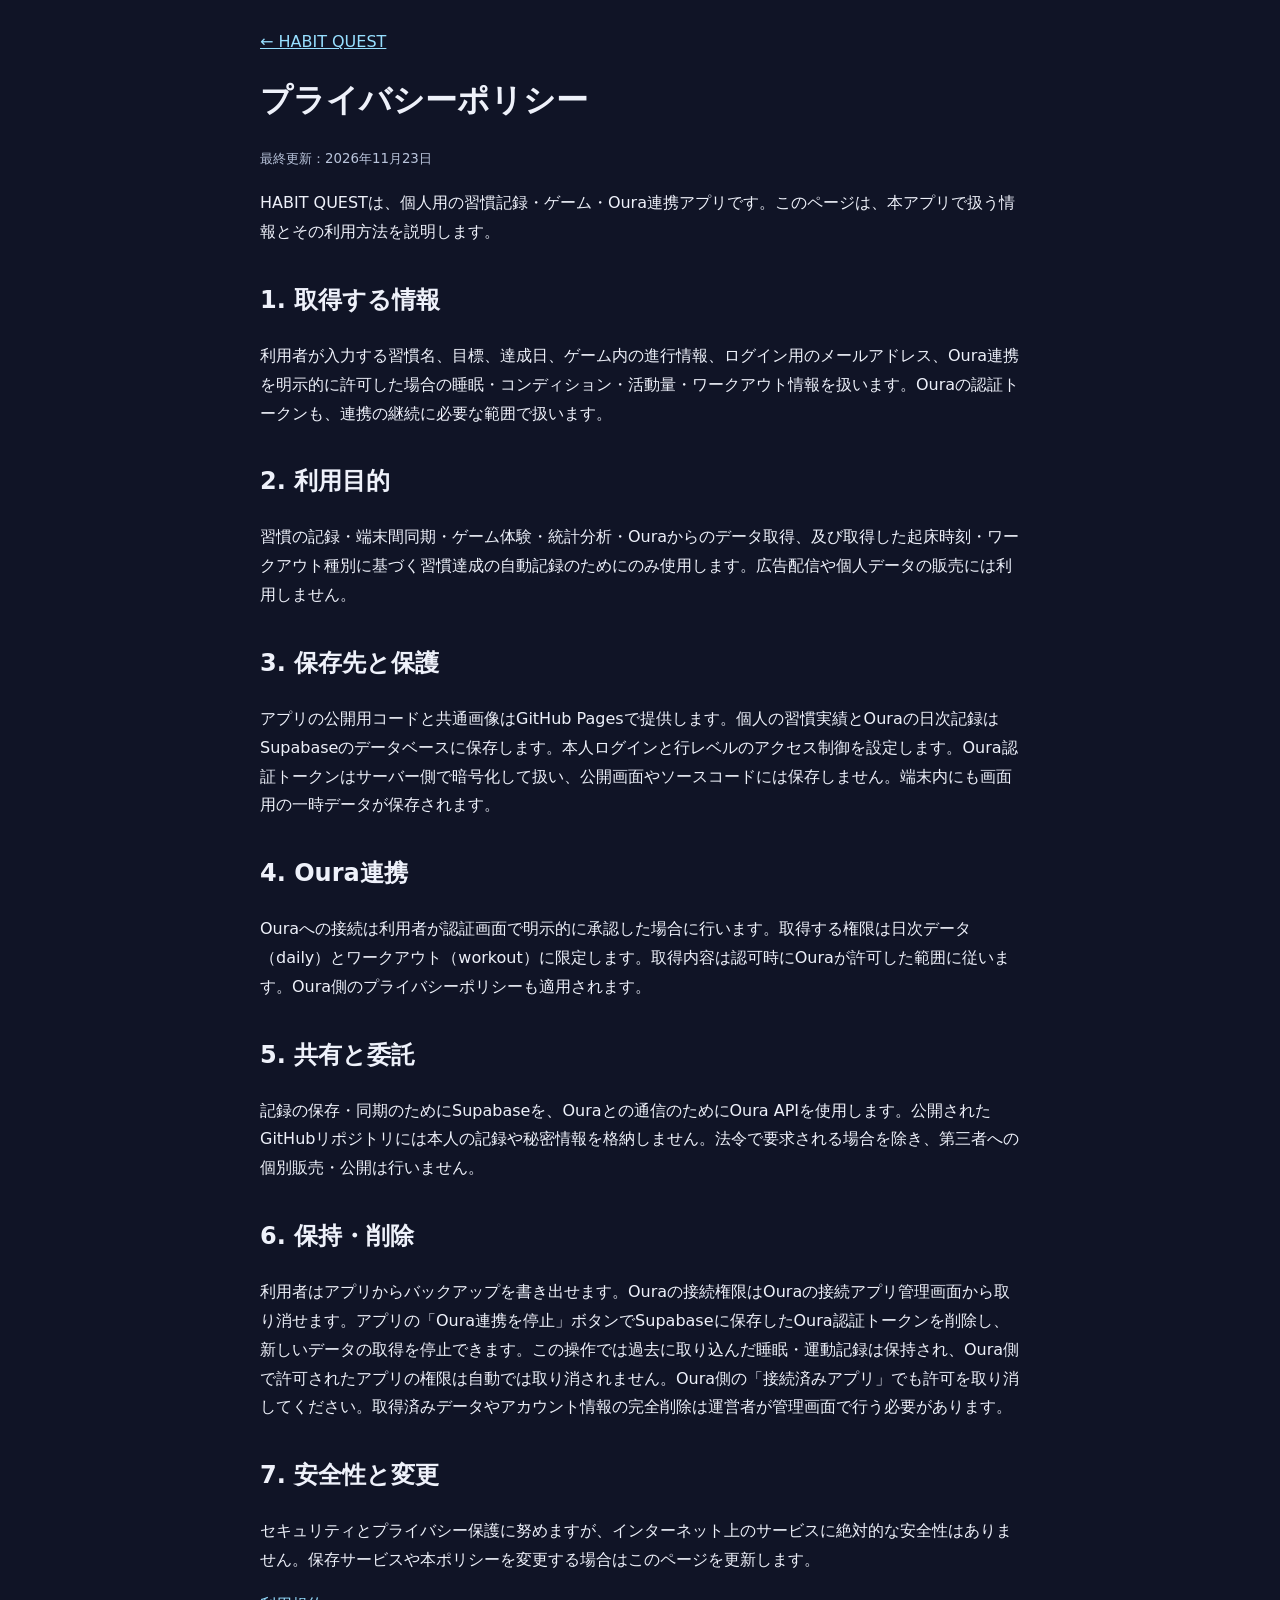
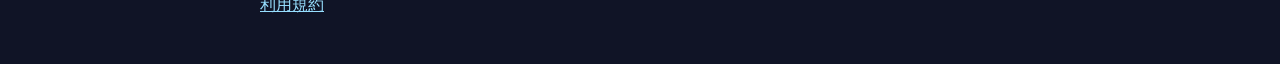
<file: privacy.html>
<!doctype html><html lang="ja"><head><meta charset="utf-8"><meta name="viewport" content="width=device-width,initial-scale=1"><title>プライバシーポリシー | HABIT QUEST</title><style>body{background:#101426;color:#eef1fa;font-family:system-ui,sans-serif;line-height:1.8;margin:0}main{max-width:760px;margin:auto;padding:28px}a{color:#97dfff}h1{line-height:1.4}h2{margin-top:32px}small{color:#bac5dc}</style></head><body><main><a href="./index.html">← HABIT QUEST</a><h1>プライバシーポリシー</h1><small>最終更新：2026年11月23日</small><p>HABIT QUESTは、個人用の習慣記録・ゲーム・Oura連携アプリです。このページは、本アプリで扱う情報とその利用方法を説明します。</p><h2>1. 取得する情報</h2><p>利用者が入力する習慣名、目標、達成日、ゲーム内の進行情報、ログイン用のメールアドレス、Oura連携を明示的に許可した場合の睡眠・コンディション・活動量・ワークアウト情報を扱います。Ouraの認証トークンも、連携の継続に必要な範囲で扱います。</p><h2>2. 利用目的</h2><p>習慣の記録・端末間同期・ゲーム体験・統計分析・Ouraからのデータ取得、及び取得した起床時刻・ワークアウト種別に基づく習慣達成の自動記録のためにのみ使用します。広告配信や個人データの販売には利用しません。</p><h2>3. 保存先と保護</h2><p>アプリの公開用コードと共通画像はGitHub Pagesで提供します。個人の習慣実績とOuraの日次記録はSupabaseのデータベースに保存します。本人ログインと行レベルのアクセス制御を設定します。Oura認証トークンはサーバー側で暗号化して扱い、公開画面やソースコードには保存しません。端末内にも画面用の一時データが保存されます。</p><h2>4. Oura連携</h2><p>Ouraへの接続は利用者が認証画面で明示的に承認した場合に行います。取得する権限は日次データ（daily）とワークアウト（workout）に限定します。取得内容は認可時にOuraが許可した範囲に従います。Oura側のプライバシーポリシーも適用されます。</p><h2>5. 共有と委託</h2><p>記録の保存・同期のためにSupabaseを、Ouraとの通信のためにOura APIを使用します。公開されたGitHubリポジトリには本人の記録や秘密情報を格納しません。法令で要求される場合を除き、第三者への個別販売・公開は行いません。</p><h2>6. 保持・削除</h2><p>利用者はアプリからバックアップを書き出せます。Ouraの接続権限はOuraの接続アプリ管理画面から取り消せます。アプリの「Oura連携を停止」ボタンでSupabaseに保存したOura認証トークンを削除し、新しいデータの取得を停止できます。この操作では過去に取り込んだ睡眠・運動記録は保持され、Oura側で許可されたアプリの権限は自動では取り消されません。Oura側の「接続済みアプリ」でも許可を取り消してください。取得済みデータやアカウント情報の完全削除は運営者が管理画面で行う必要があります。</p><h2>7. 安全性と変更</h2><p>セキュリティとプライバシー保護に努めますが、インターネット上のサービスに絶対的な安全性はありません。保存サービスや本ポリシーを変更する場合はこのページを更新します。</p><p><a href="./terms.html">利用規約</a></p></main></body></html>
</file>
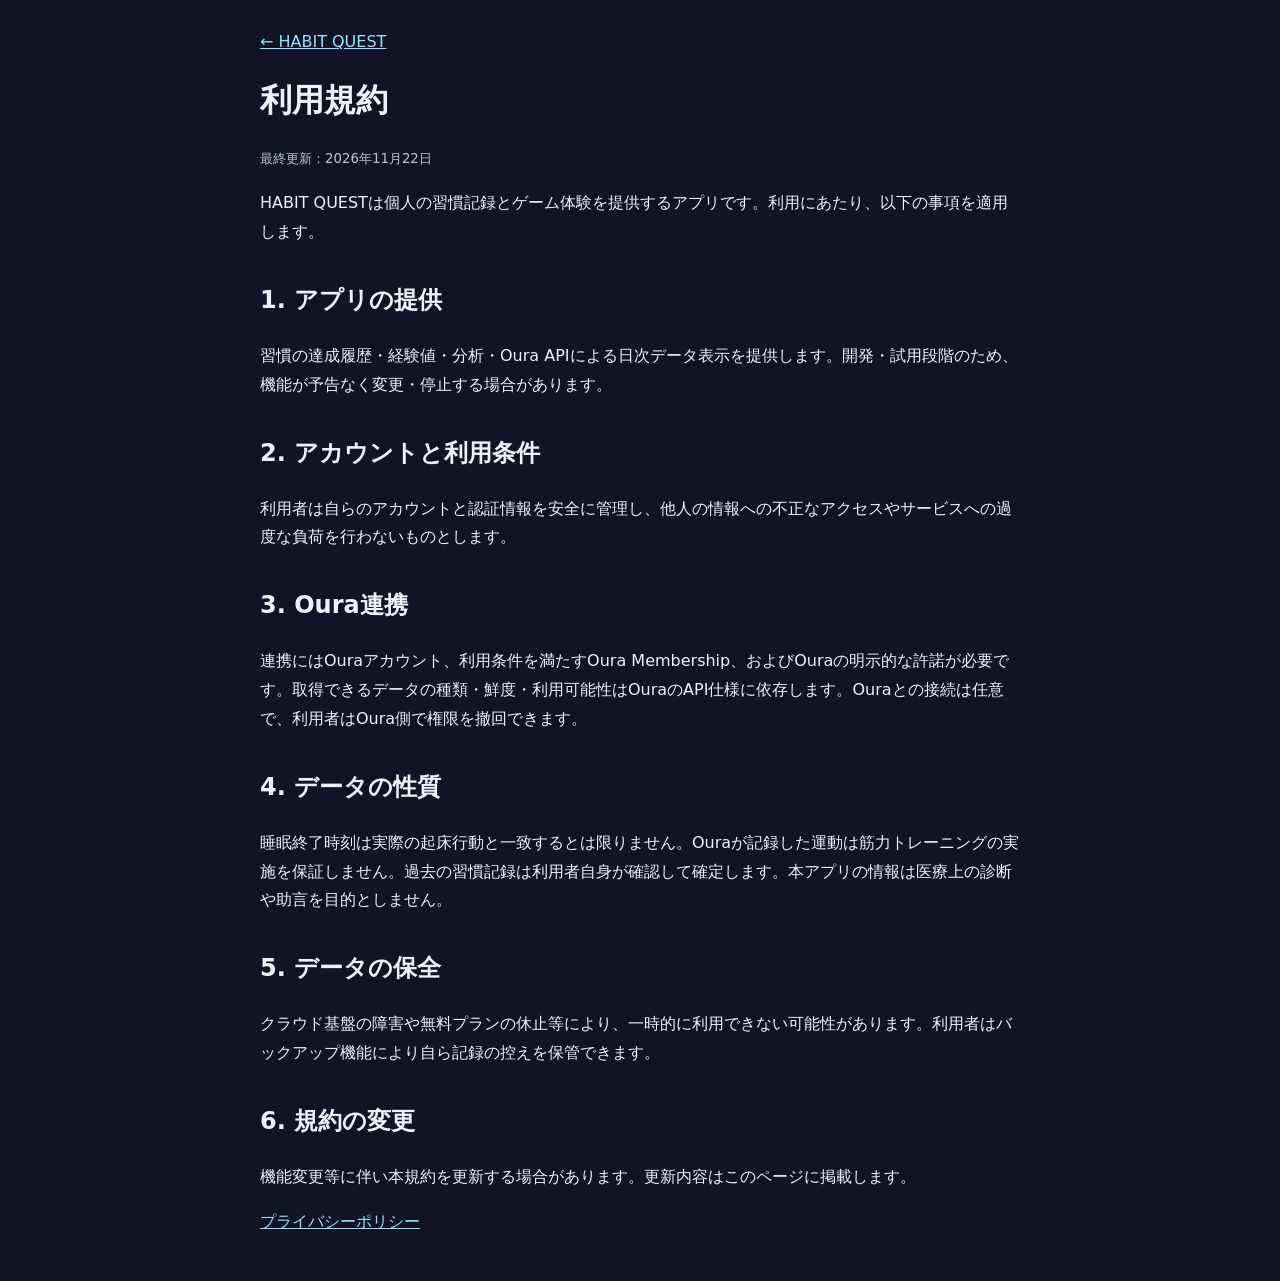
<file: terms.html>
<!doctype html><html lang="ja"><head><meta charset="utf-8"><meta name="viewport" content="width=device-width,initial-scale=1"><title>利用規約 | HABIT QUEST</title><style>body{background:#101426;color:#eef1fa;font-family:system-ui,sans-serif;line-height:1.8;margin:0}main{max-width:760px;margin:auto;padding:28px}a{color:#97dfff}h1{line-height:1.4}h2{margin-top:32px}small{color:#bac5dc}</style></head><body><main><a href="./index.html">← HABIT QUEST</a><h1>利用規約</h1><small>最終更新：2026年11月22日</small><p>HABIT QUESTは個人の習慣記録とゲーム体験を提供するアプリです。利用にあたり、以下の事項を適用します。</p><h2>1. アプリの提供</h2><p>習慣の達成履歴・経験値・分析・Oura APIによる日次データ表示を提供します。開発・試用段階のため、機能が予告なく変更・停止する場合があります。</p><h2>2. アカウントと利用条件</h2><p>利用者は自らのアカウントと認証情報を安全に管理し、他人の情報への不正なアクセスやサービスへの過度な負荷を行わないものとします。</p><h2>3. Oura連携</h2><p>連携にはOuraアカウント、利用条件を満たすOura Membership、およびOuraの明示的な許諾が必要です。取得できるデータの種類・鮮度・利用可能性はOuraのAPI仕様に依存します。Ouraとの接続は任意で、利用者はOura側で権限を撤回できます。</p><h2>4. データの性質</h2><p>睡眠終了時刻は実際の起床行動と一致するとは限りません。Ouraが記録した運動は筋力トレーニングの実施を保証しません。過去の習慣記録は利用者自身が確認して確定します。本アプリの情報は医療上の診断や助言を目的としません。</p><h2>5. データの保全</h2><p>クラウド基盤の障害や無料プランの休止等により、一時的に利用できない可能性があります。利用者はバックアップ機能により自ら記録の控えを保管できます。</p><h2>6. 規約の変更</h2><p>機能変更等に伴い本規約を更新する場合があります。更新内容はこのページに掲載します。</p><p><a href="./privacy.html">プライバシーポリシー</a></p></main></body></html>
</file>
